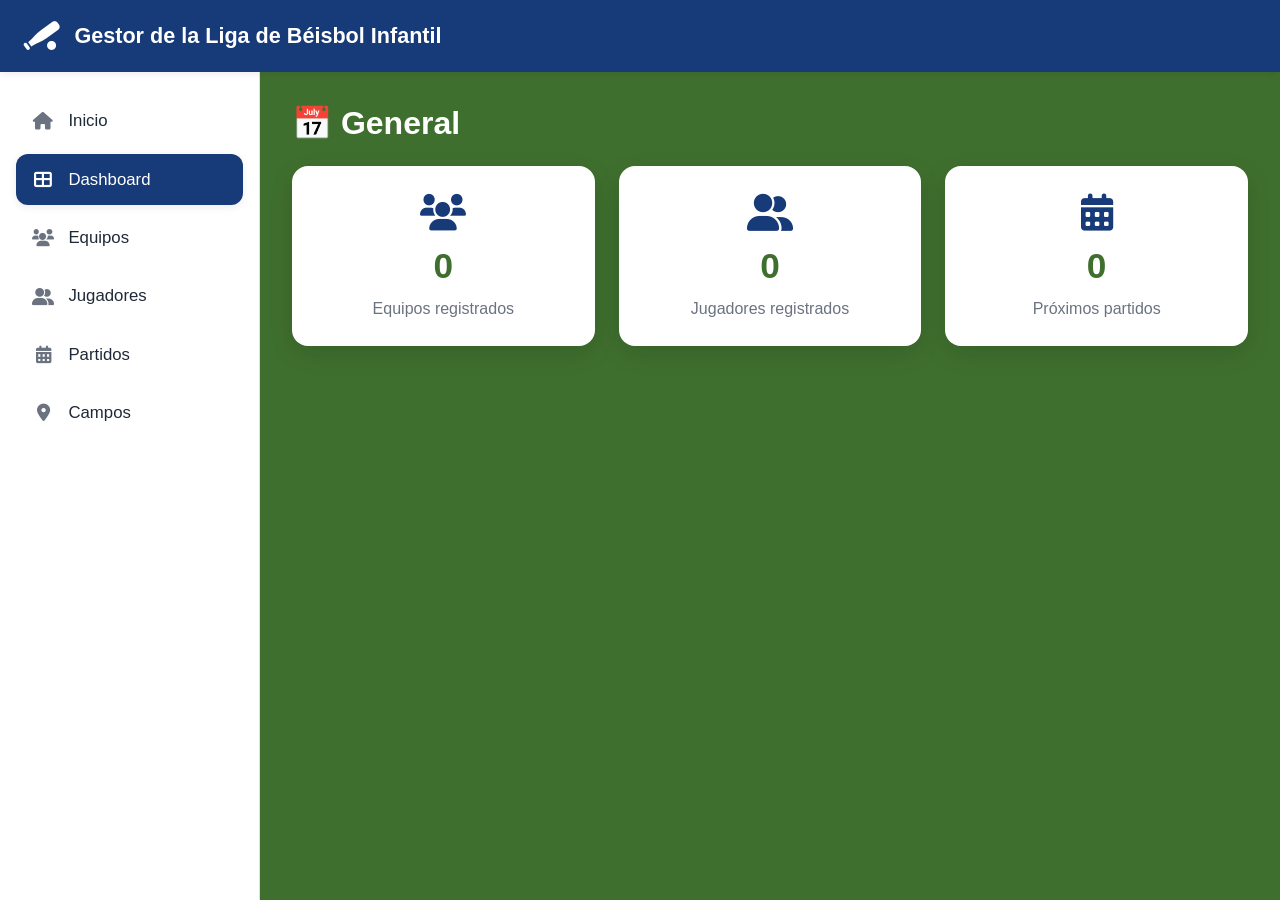
<file: dashboard.html>
<!DOCTYPE html>
<html lang="es">
<head>
    <meta charset="UTF-8">
    <meta name="viewport" content="width=device-width, initial-scale=1.0">
    <title>Liga de Béisbol Infantil - Dashboard</title>
    
    <link rel="stylesheet" href="public/css/base.css">
    <link rel="stylesheet" href="public/css/layout.css">
    <link rel="stylesheet" href="public/css/sidebar.css">
    <link rel="stylesheet" href="public/css/components.css">
    <link rel="stylesheet" href="public/css/dashboard.css">
    <link rel="stylesheet" href="public/css/equipos.css">
    <link rel="stylesheet" href="public/css/jugadores.css">
    <link rel="stylesheet" href="public/css/partidos.css">
    <link rel="stylesheet" href="public/css/campo.css">
    
    <link rel="stylesheet" href="https://cdnjs.cloudflare.com/ajax/libs/font-awesome/6.0.0/css/all.min.css">
</head>
<body>
    <header class="top-bar">
        <div class="logo">
            <i class="fas fa-baseball-bat-ball"></i>
            <span>Gestor de la Liga de Béisbol Infantil</span>
        </div>
    </header>
    
    <div class="main-container">
        <nav class="sidebar">
        <ul>
            <li><a href="index.html"><i class="fas fa-home"></i> Inicio</a></li>
            <li class="active">
                <a href="dashboard.html"><i class="fas fa-th-large"></i> Dashboard</a>
            </li>
            <li><a href="equipos.html"><i class="fas fa-users"></i> Equipos</a></li>
            <li><a href="jugadores.html"><i class="fas fa-user-friends"></i> Jugadores</a></li>
            <li><a href="partidos.html"><i class="fas fa-calendar-alt"></i> Partidos</a></li>
            <li><a href="campo.html"><i class="fas fa-map-marker-alt"></i> Campos</a></li>
        </ul>
    </nav>

    <main class="content">
        <h2>📅 General</h2>
        
        <div class="cards">
            <div class="card">
                <i class="fas fa-users"></i>
                <h2 id="equiposTotal">0</h2>
                <p>Equipos registrados</p>
            </div>
            
            <div class="card">
                <i class="fas fa-user-friends"></i>
                <h2 id="jugadoresTotal">0</h2>
                <p>Jugadores registrados</p>
            </div>
            
            <div class="card">
                <i class="fas fa-calendar-alt"></i>
                <h2 id="partidosTotal">0</h2>
                <p>Próximos partidos</p>
            </div>
        </div>
    </main>

</div> <script src="public/js/config.js"></script>
<script src="public/js/dashboard.js"></script>
</body>
</html>
</file>
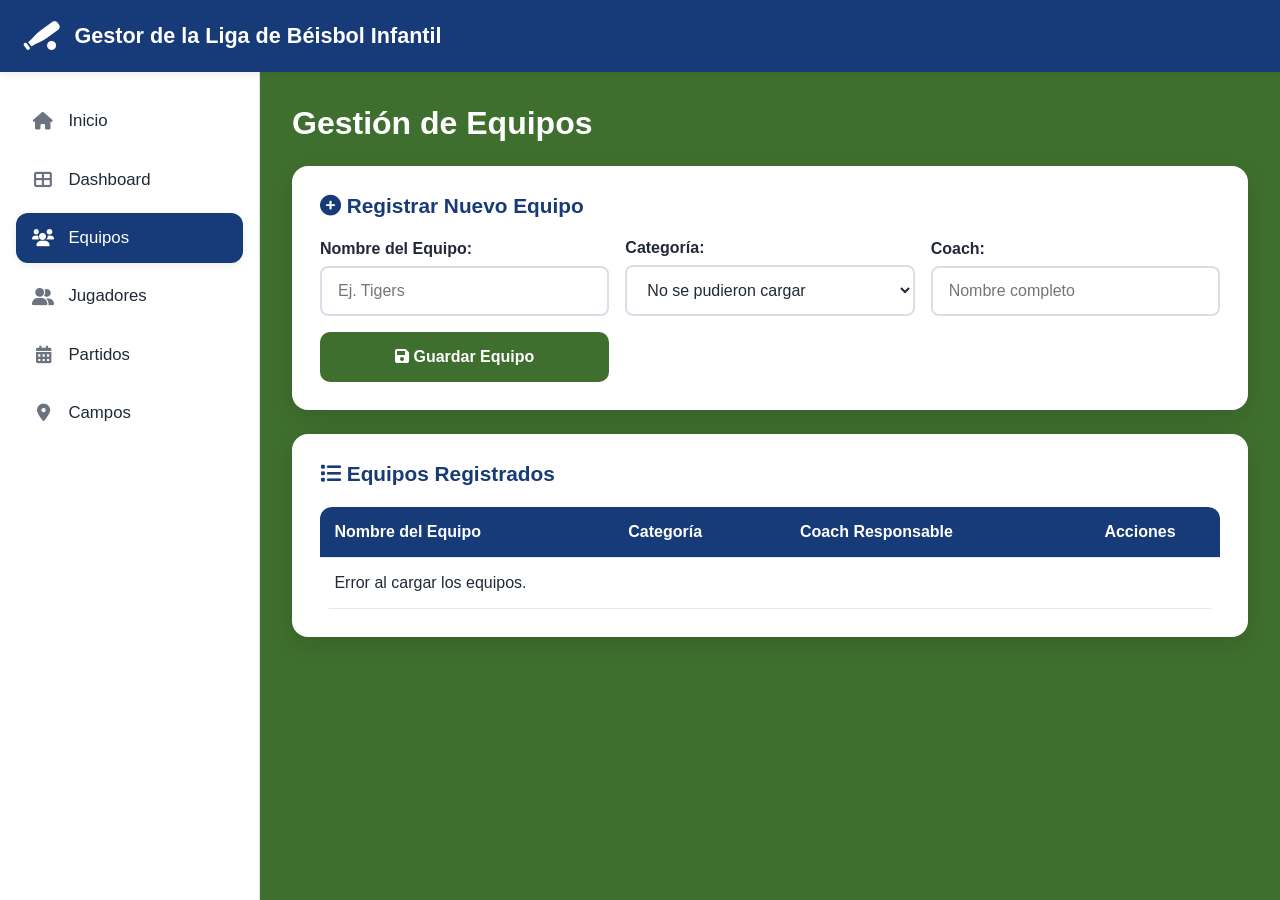
<file: equipos.html>
<!DOCTYPE html>
<html lang="es">
<head>
    <meta charset="UTF-8">
    <meta name="viewport" content="width=device-width, initial-scale=1.0">
    <title>Liga de Béisbol Infantil - Equipos</title>
    
    <link rel="stylesheet" href="public/css/base.css">
    <link rel="stylesheet" href="public/css/layout.css">
    <link rel="stylesheet" href="public/css/sidebar.css">
    <link rel="stylesheet" href="public/css/components.css">
    <link rel="stylesheet" href="public/css/dashboard.css">
    <link rel="stylesheet" href="public/css/equipos.css">
    <link rel="stylesheet" href="public/css/jugadores.css">
    <link rel="stylesheet" href="public/css/partidos.css">
    <link rel="stylesheet" href="public/css/campo.css">
    
    <link rel="stylesheet" href="https://cdnjs.cloudflare.com/ajax/libs/font-awesome/6.0.0/css/all.min.css">
</head>
<body>
    <header class="top-bar">
        <div class="logo">
            <i class="fas fa-baseball-bat-ball"></i>
            <span>Gestor de la Liga de Béisbol Infantil</span>
        </div>
    </header>
    
    <div class="main-container">
        <nav class="sidebar">
        <ul>
            <li><a href="index.html"><i class="fas fa-home"></i> Inicio</a></li>
            <li><a href="dashboard.html"><i class="fas fa-th-large"></i> Dashboard</a></li>
            <li class="active">
                <a href="equipos.html"><i class="fas fa-users"></i> Equipos</a>
            </li>
            <li><a href="jugadores.html"><i class="fas fa-user-friends"></i> Jugadores</a></li>
            <li><a href="partidos.html"><i class="fas fa-calendar-alt"></i> Partidos</a></li>
            <li><a href="campo.html"><i class="fas fa-map-marker-alt"></i> Campos</a></li>
        </ul>
    </nav>

    <main class="content">
        <h2>Gestión de Equipos</h2>

        <div class="container form-section">
            <header class="content-header">
                <h3 class="titulo-azul"><i class="fas fa-plus-circle"></i> Registrar Nuevo Equipo</h3>
            </header>
            
            <form id="teamForm" class="horizontal-form">
                <div class="form-group">
                    <label for="teamName">Nombre del Equipo:</label>
                    <input type="text" id="teamName" placeholder="Ej. Tigers" required> 
                </div>
                
                <div class="form-group">
                    <label for="teamCategory">Categoría:</label>
                    <select id="teamCategory" required> 
                        <option value="">Selecciona una categoría</option>
                    </select>
                </div>
                
                <div class="form-group">
                    <label for="coachName">Coach:</label>
                    <input type="text" id="coachName" placeholder="Nombre completo" required>
                </div>
                
                <button type="submit" class="btn-primary">
                    <i class="fas fa-save"></i> Guardar Equipo
                </button>
            </form>
        </div>

        <div class="container table-section">
            <header class="content-header">
                <h3 class="titulo-azul"><i class="fas fa-list"></i> Equipos Registrados</h3>
            </header>

            <div class="table-responsive">
                <table id="teamsTable">
                    <thead>
                        <tr>
                            <th>Nombre del Equipo</th>
                            <th>Categoría</th>
                            <th>Coach Responsable</th>
                            <th>Acciones</th> 
                        </tr>
                    </thead>
                    <tbody id="teamsBody">
                        </tbody>
                </table>
            </div>
        </div>

        <div id="modalEditar" class="modal">
            <div class="modal-content">
                <h3>Editar Equipo</h3>
                
                <input type="hidden" id="editTeamId">
                
                <div class="modal-grid">
                    <div class="form-group">
                        <label>Nombre del Equipo</label>
                        <input type="text" id="editNombre" placeholder="Nombre del equipo">
                    </div>
                    <div class="form-group">
                        <label>Categoría</label>
                        <select id="editCategoria"></select>
                    </div>
                    <div class="form-group">
                        <label>Coach Responsable</label>
                        <input type="text" id="editCoach" placeholder="Nombre del coach">
                    </div>
                </div>
                
                <div class="modal-buttons">
                    <button type="button" id="btnGuardarEdicion" class="btn-primary">Guardar cambios</button>
                    <button type="button" class="btn-cancel" onclick="cerrarModalEditar()">Cancelar</button>
                </div>
            </div>
        </div>

</div> 

<script src="public/js/config.js"></script>
<script src="public/js/equipos.js"></script>
</body>
</html>
</file>
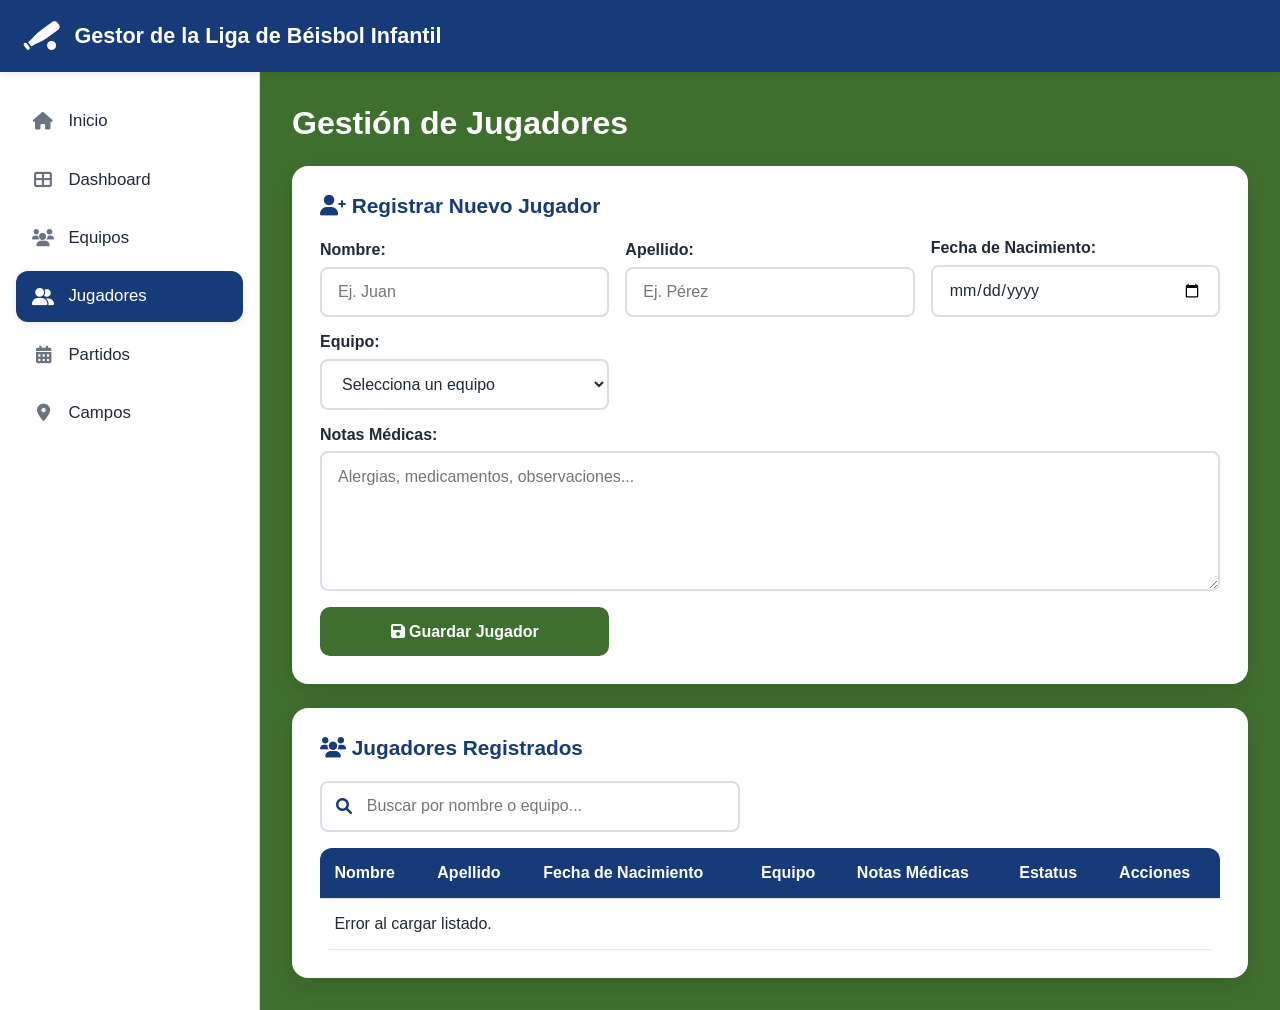
<file: jugadores.html>
<!DOCTYPE html>
<html lang="es">
<head>
    <meta charset="UTF-8">
    <meta name="viewport" content="width=device-width, initial-scale=1.0">
    <title>Liga de Béisbol Infantil - Jugadores</title>
    
    <link rel="stylesheet" href="public/css/base.css">
    <link rel="stylesheet" href="public/css/layout.css">
    <link rel="stylesheet" href="public/css/sidebar.css">
    <link rel="stylesheet" href="public/css/components.css">
    <link rel="stylesheet" href="public/css/dashboard.css">
    <link rel="stylesheet" href="public/css/equipos.css">
    <link rel="stylesheet" href="public/css/jugadores.css">
    <link rel="stylesheet" href="public/css/partidos.css">
    <link rel="stylesheet" href="public/css/campo.css">
    
    <link rel="stylesheet" href="https://cdnjs.cloudflare.com/ajax/libs/font-awesome/6.0.0/css/all.min.css">
</head>
<body>
    <header class="top-bar">
        <div class="logo">
            <i class="fas fa-baseball-bat-ball"></i>
            <span>Gestor de la Liga de Béisbol Infantil</span>
        </div>
    </header>
    
    <div class="main-container">
        <nav class="sidebar">
        <ul>
            <li><a href="index.html"><i class="fas fa-home"></i> Inicio</a></li>
            <li><a href="dashboard.html"><i class="fas fa-th-large"></i> Dashboard</a></li>
            <li><a href="equipos.html"><i class="fas fa-users"></i> Equipos</a></li>
            <li class="active">
                <a href="jugadores.html"><i class="fas fa-user-friends"></i> Jugadores</a>
            </li>
            <li><a href="partidos.html"><i class="fas fa-calendar-alt"></i> Partidos</a></li>
            <li><a href="campo.html"><i class="fas fa-map-marker-alt"></i> Campos</a></li>
        </ul>
    </nav>

    <main class="content">
        <h2>Gestión de Jugadores</h2>

        <div class="container form-section">
            <header class="content-header">
                <h3 class="titulo-azul"><i class="fas fa-user-plus"></i> Registrar Nuevo Jugador</h3>
            </header>
            
            <form id="playerForm" class="horizontal-form">
                <div class="form-group">
                    <label for="firstName">Nombre:</label>
                    <input type="text" id="firstName" placeholder="Ej. Juan" required>
                </div>
                
                <div class="form-group">
                    <label for="lastName">Apellido:</label>
                    <input type="text" id="lastName" placeholder="Ej. Pérez" required>
                </div>
                
                <div class="form-group">
                    <label for="dob">Fecha de Nacimiento:</label>
                    <input type="date" id="dob" required>
                </div>
                
                <div class="form-group">
                    <label for="teamSelect">Equipo:</label>
                    <select id="teamSelect" required>
                        <option value="">Selecciona un equipo</option>
                    </select>
                </div>
                
                <div class="form-group" style="grid-column: 1 / -1;">
                    <label for="medicalNotes">Notas Médicas:</label>
                    <textarea id="medicalNotes" placeholder="Alergias, medicamentos, observaciones..."></textarea>
                </div>
                
                <button type="submit" class="btn-primary">
                    <i class="fas fa-save"></i> Guardar Jugador
                </button>
            </form>
        </div>

        <div class="container table-section">
            <header class="content-header">
                <h3 class="titulo-azul"><i class="fas fa-users"></i> Jugadores Registrados</h3>
            </header>

            <div class="table-controls">
                <div class="search-box">
                    <i class="fas fa-search lupa-azul"></i>
                    <input type="text" id="playerSearch" placeholder="Buscar por nombre o equipo...">
                </div>
            </div>

            <div class="table-responsive">
                <table id="playersTable">
                    <thead>
                        <tr>
                            <th>Nombre</th>
                            <th>Apellido</th>
                            <th>Fecha de Nacimiento</th>
                            <th>Equipo</th>
                            <th>Notas Médicas</th> <th>Estatus</th>
                            <th>Acciones</th>
                        </tr>
                    </thead>
                    <tbody id="playerTableBody">
                    </tbody>
                </table>
            </div>
        </div>

        <div id="modalEditarJugador" class="modal">
            <div class="modal-content">
                <h3>Editar Jugador</h3>
                
                <input type="hidden" id="editJugadorId">
                
                <div class="modal-grid">
                    <div class="form-group">
                        <label>Nombre</label>
                        <input type="text" id="editNombre" placeholder="Nombre">
                    </div>
                    
                    <div class="form-group">
                        <label>Apellido</label>
                        <input type="text" id="editApellido" placeholder="Apellido">
                    </div>
                    
                    <div class="form-group">
                        <label>Fecha de Nacimiento</label>
                        <input type="date" id="editDOB">
                    </div>
                    
                    <div class="form-group">
                        <label>Equipo</label>
                        <select id="editEquipoSelect"></select>
                    </div>
                    
                    <div class="form-group" style="grid-column: 1 / -1;">
                        <label>Notas Médicas</label>
                        <textarea id="editNotas" placeholder="Notas Médicas"></textarea>
                    </div>
                </div>
                
                <div class="modal-buttons">
                    <button type="button" id="btnGuardarEdicion" class="btn-primary">Guardar cambios</button>
                    <button type="button" class="btn-cancel" onclick="cerrarModalEditar()">Cancelar</button>
                </div>
            </div>
        </div>
        
        <div id="modalNotas" class="modal">
            <div class="modal-content">
                <h3>Notas Médicas del Jugador</h3>
                <div style="margin: 20px 0; padding: 15px; background: #f9f9f9; border-radius: 5px; min-height: 80px;">
                    <p id="infoNotas"></p>
                </div>
                <button class="btn-cancel" onclick="cerrarModalNotas()">Cerrar</button>
            </div>
        </div>

        
    </main>

</div> <script src="public/js/config.js"></script>
<script src="public/js/jugadores.js"></script>
</body>
</html>
</file>
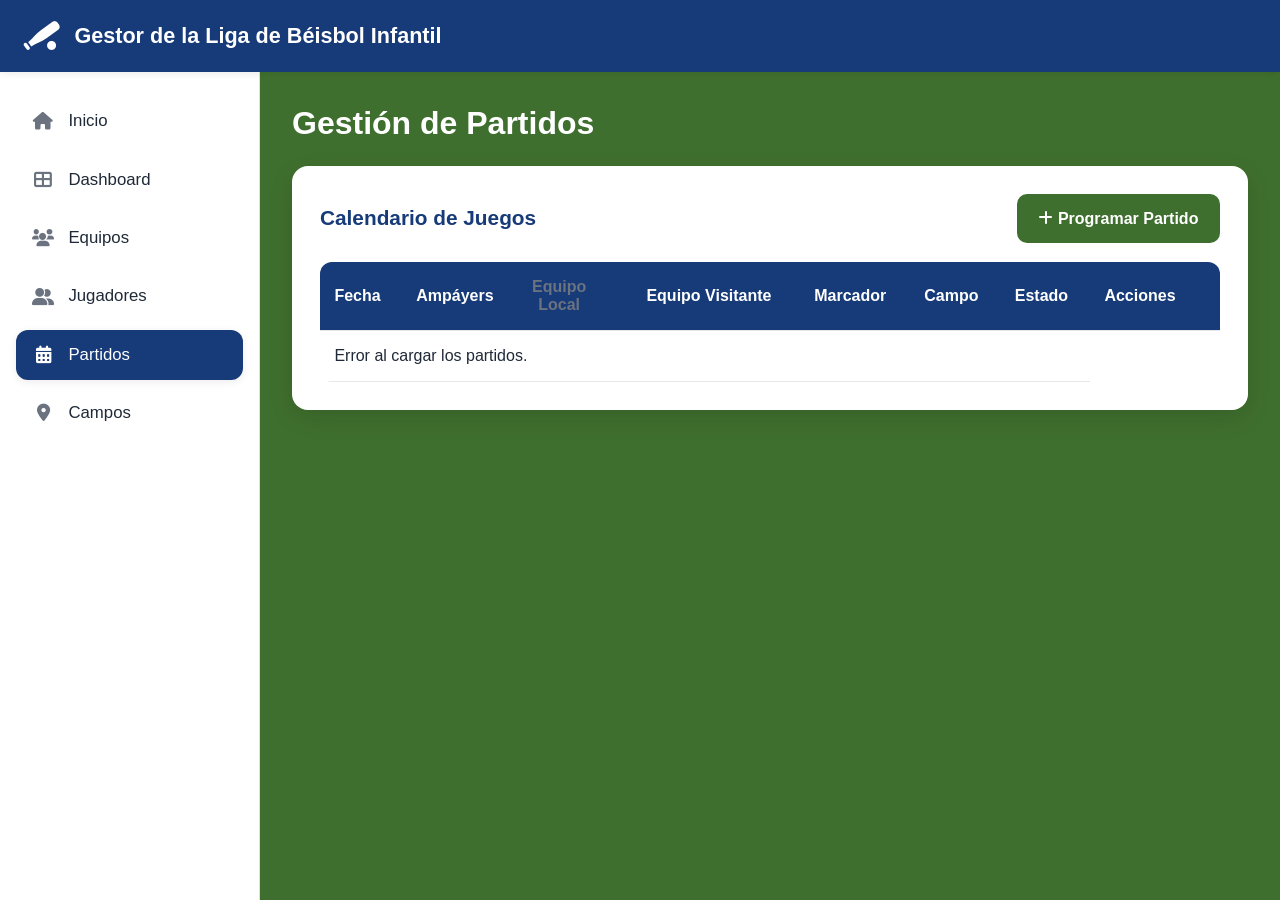
<file: partidos.html>
<!DOCTYPE html>
<html lang="es">
<head>
    <meta charset="UTF-8">
    <meta name="viewport" content="width=device-width, initial-scale=1.0">
    <title>Liga de Béisbol Infantil - Partidos</title>
    
    <link rel="stylesheet" href="public/css/base.css">
    <link rel="stylesheet" href="public/css/layout.css">
    <link rel="stylesheet" href="public/css/sidebar.css">
    <link rel="stylesheet" href="public/css/components.css">
    <link rel="stylesheet" href="public/css/dashboard.css">
    <link rel="stylesheet" href="public/css/equipos.css">
    <link rel="stylesheet" href="public/css/jugadores.css">
    <link rel="stylesheet" href="public/css/partidos.css">
    <link rel="stylesheet" href="public/css/campo.css">
    
    <link rel="stylesheet" href="https://cdnjs.cloudflare.com/ajax/libs/font-awesome/6.0.0/css/all.min.css">
</head>
<body>
    <header class="top-bar">
        <div class="logo">
            <i class="fas fa-baseball-bat-ball"></i>
            <span>Gestor de la Liga de Béisbol Infantil</span>
        </div>
    </header>
    
    <div class="main-container">
        <nav class="sidebar">
        <ul>
            <li><a href="index.html"><i class="fas fa-home"></i> Inicio</a></li>
            <li><a href="dashboard.html"><i class="fas fa-th-large"></i> Dashboard</a></li>
            <li><a href="equipos.html"><i class="fas fa-users"></i> Equipos</a></li>
            <li><a href="jugadores.html"><i class="fas fa-user-friends"></i> Jugadores</a></li>
            <li class="active">
                <a href="partidos.html"><i class="fas fa-calendar-alt"></i> Partidos</a>
            </li>
            <li><a href="campo.html"><i class="fas fa-map-marker-alt"></i> Campos</a></li>
        </ul>
    </nav>

    <main class="content">
        <h2>Gestión de Partidos</h2>

<div class="form-card">
    <div class="card-header">
        <h3>Calendario de Juegos</h3>
        <button class="btn-primary" onclick="abrirModalCrear()">
            <i class="fas fa-plus"></i> Programar Partido
        </button>
    </div>

    <table id="teamsTable">
        <thead>
            <tr>
                <th>Fecha</th>
                <th>Ampáyers</th> <th>Equipo Local</th>
                <th></th>
                <th>Equipo Visitante</th>
                <th>Marcador</th>
                <th>Campo</th>
                <th>Estado</th>
                <th>Acciones</th>
            </tr>
        </thead>
        <tbody id="playerTableBody"></tbody>
    </table>
</div>

<div id="modalCrear" class="modal">
    <div class="modal-content">
        <h3>Programar Partido</h3>
        <div class="modal-grid">
            <div class="form-group">
                <label>Fecha</label>
                <input type="datetime-local" id="crearFecha">
            </div>
            <div class="form-group"><label>Equipo Local</label><select id="crearLocal"><option value="">Seleccione...</option></select></div>
            <div class="form-group"><label>Equipo Visitante</label><select id="crearVisitante"><option value="">Seleccione...</option></select></div>
            <div class="form-group"><label>Campo</label><select id="crearCampo"><option value="">Seleccione...</option></select></div>
            
            <div class="form-group"><label>Ampáyer Home</label><select id="crearPrincipal"><option value="">Seleccione...</option></select></div>
            <div class="form-group"><label>Ampáyer 1B</label><select id="crearCentral"><option value="">Seleccione...</option></select></div>
            <div class="form-group"><label>Ampáyer 2B</label><select id="crearLineal1"><option value="">Seleccione...</option></select></div>
            <div class="form-group"><label>Ampáyer 3B</label><select id="crearLineal2"><option value="">Seleccione...</option></select></div>
        </div>
        <div class="modal-buttons">
            <button class="btn-primary" onclick="crearPartido()">Programar</button>
            <button class="btn-cancel" onclick="cerrarModalCrear()">Cancelar</button>
        </div>
    </div>
</div>

<div id="modalEditar" class="modal">
    <div class="modal-content">
        <h3>Editar Partido</h3>
        <input type="hidden" id="editPartidoId">
        <div class="modal-grid">
            <div class="form-group"><label>Fecha</label><input type="datetime-local" id="editFecha"></div>
            <div class="form-group">
                <label>Estado</label>
                <select id="editEstado">
                    <option>Programado</option><option>En juego</option><option>Finalizado</option>
                </select>
            </div>
            <div class="form-group"><label>Equipo Local</label><select id="editLocal"></select></div>
            <div class="form-group"><label>Equipo Visitante</label><select id="editVisitante"></select></div>
            <div class="form-group"><label>Marcador Local</label><input type="number" id="editMarcadorLocal"></div>
            <div class="form-group"><label>Marcador Visitante</label><input type="number" id="editMarcadorVisitante"></div>
            <div class="form-group"><label>Campo</label><select id="editCampo"></select></div>
            
            <div class="form-group"><label>Ampáyer Home</label><select id="editPrincipal"></select></div>
            <div class="form-group"><label>Ampáyer 1B</label><select id="editCentral"></select></div>
            <div class="form-group"><label>Ampáyer 2B</label><select id="editLineal1"></select></div>
            <div class="form-group"><label>Ampáyer 3B</label><select id="editLineal2"></select></div>
        </div>
        <div class="modal-buttons">
            <button class="btn-primary" id="btnGuardarEdicion">Guardar</button>
            <button class="btn-cancel" onclick="cerrarModal()">Cancelar</button>
        </div>
    </div>
</div>

<div id="modalAmpayers" class="modal">
    <div class="modal-content">
        <h3>Ampáyers del Encuentro</h3>
        <p id="infoAmpayers"></p>
        <button class="btn-cancel" onclick="cerrarModalAmpayers()">Cerrar</button>
    </div>
</div>
</main>

</div> <script src="public/js/config.js"></script>
<script src="public/js/partidos.js"></script>
</body>
</html>
</file>
<file: public/css/base.css>
:root {
    --color-primary: #173a78;
    --color-primary-dark: #122f61;
    --color-accent: #3f6f2e;
    --color-accent-dark: #345d27;
    --color-bg: #f3f4f6;
    --color-surface: #ffffff;
    --color-surface-alt: #f8fafc;
    --color-border: #d9dee7;
    --color-text: #1f2937;
    --color-text-soft: #6b7280;
    --color-danger: #d64545;
    --color-danger-dark: #b93535;
    --color-success: #3f6f2e;
    --shadow-sm: 0 2px 8px rgba(0, 0, 0, 0.08);
    --shadow-md: 0 8px 24px rgba(0, 0, 0, 0.12);
    --radius-sm: 8px;
    --radius-md: 12px;
    --radius-lg: 16px;
    --sidebar-width: 260px;
    --topbar-height: 72px;
    --font-main: "Segoe UI", Tahoma, Geneva, Verdana, sans-serif;
}

* {
    margin: 0;
    padding: 0;
    box-sizing: border-box;
}

html {
    font-size: 16px;
}

body {
    font-family: var(--font-main);
    background: var(--color-bg);
    color: var(--color-text);
    min-height: 100vh;
}

img,
svg {
    display: block;
    max-width: 100%;
}

button,
input,
select,
textarea {
    font: inherit;
}

button {
    cursor: pointer;
    border: none;
    background: none;
}

a {
    color: inherit;
    text-decoration: none;
}

ul {
    list-style: none;
}

h1, h2, h3 {
    line-height: 1.2;
}

h2 {
    font-size: 2rem;
    font-weight: 700;
    margin-bottom: 1.5rem;
    color: #ffffff;
}

h3 {
    font-size: 1.3rem;
    font-weight: 700;
}

.titulo-blanco {
    color: #ffffff;
}

.titulo-azul {
    color: var(--color-primary);
}
</file>
<file: public/css/layout.css>
.top-bar {
    height: var(--topbar-height);
    background: var(--color-primary);
    color: #ffffff;
    display: flex;
    align-items: center;
    padding: 0 1.5rem;
    box-shadow: var(--shadow-sm);
    position: sticky;
    top: 0;
    z-index: 1000;
}

.logo {
    display: flex;
    align-items: center;
    gap: 0.9rem;
    font-size: 1.35rem;
    font-weight: 700;
}

.logo i {
    font-size: 1.8rem;
}

.main-container {
    display: flex;
    min-height: calc(100vh - var(--topbar-height));
}

.content {
    flex: 1;
    background: var(--color-accent);
    padding: 2rem;
    overflow-x: auto;
}

.content > * + * {
    margin-top: 1.5rem;
}

.container,
.form-card,
.card,
.table-section,
.form-section {
    background: var(--color-surface);
    border-radius: var(--radius-lg);
    box-shadow: var(--shadow-md);
}

.container,
.form-section,
.table-section,
.form-card {
    padding: 1.75rem;
}

.card {
    padding: 1.5rem;
}

.card-header {
    margin-bottom: 1.25rem;
}

.content-header {
    margin-bottom: 1.25rem;
}

.content-header h1 {
    font-size: 1.55rem;
    color: var(--color-primary);
    display: flex;
    align-items: center;
    gap: 0.75rem;
}

.table-responsive {
    overflow-x: auto;
}

@media (max-width: 900px) {
    .main-container {
        flex-direction: column;
    }

    .content {
        padding: 1.2rem;
    }

    h2 {
        font-size: 1.6rem;
    }
}
</file>
<file: public/css/sidebar.css>
.sidebar {
    width: var(--sidebar-width);
    background: #ffffff;
    border-right: 1px solid var(--color-border);
    padding: 1.5rem 1rem;
    flex-shrink: 0;
}

.sidebar ul {
    display: flex;
    flex-direction: column;
    gap: 0.5rem;
}

.sidebar li a {
    display: flex;
    align-items: center;
    gap: 0.9rem;
    padding: 0.95rem 1rem;
    border-radius: 12px;
    color: var(--color-text);
    font-size: 1.05rem;
    font-weight: 500;
    transition: background 0.2s ease, color 0.2s ease, transform 0.2s ease;
}

.sidebar li a i {
    width: 22px;
    text-align: center;
    font-size: 1.1rem;
    color: var(--color-text-soft);
    transition: color 0.2s ease;
}

.sidebar li a:hover {
    background: #eef3fb;
    color: var(--color-primary);
    transform: translateX(2px);
}

.sidebar li a:hover i {
    color: var(--color-primary);
}

.sidebar li.active a {
    background: var(--color-primary);
    color: #ffffff;
    box-shadow: var(--shadow-sm);
}

.sidebar li.active a i {
    color: #ffffff;
}

@media (max-width: 900px) {
    .sidebar {
        width: 100%;
        border-right: none;
        border-bottom: 1px solid var(--color-border);
        padding: 1rem;
    }

    .sidebar ul {
        flex-direction: row;
        flex-wrap: wrap;
    }

    .sidebar li {
        flex: 1 1 180px;
    }
}
</file>
<file: public/css/components.css>
.form-group {
    display: flex;
    flex-direction: column;
    gap: 0.45rem;
}

.form-group label {
    font-weight: 600;
    color: var(--color-text);
}

input,
select,
textarea {
    width: 100%;
    border: 2px solid var(--color-border);
    border-radius: var(--radius-sm);
    padding: 0.9rem 1rem;
    background: #ffffff;
    color: var(--color-text);
    outline: none;
    transition: border-color 0.2s ease, box-shadow 0.2s ease;
}

textarea {
    resize: vertical;
    min-height: 120px;
}

input:focus,
select:focus,
textarea:focus {
    border-color: var(--color-primary);
    box-shadow: 0 0 0 4px rgba(23, 58, 120, 0.12);
}

.horizontal-form,
.grid-form,
.modal-grid {
    display: grid;
    gap: 1rem;
}

.horizontal-form {
    grid-template-columns: repeat(auto-fit, minmax(220px, 1fr));
    align-items: end;
}

.grid-form {
    grid-template-columns: repeat(2, minmax(0, 1fr));
}

.form-actions {
    grid-column: 1 / -1;
    display: flex;
    justify-content: center;
    margin-top: 0.5rem;
}

.btn-primary,
.btn-register,
.btn-cancel,
.btn-edit,
.btn-delete {
    border: none;
    border-radius: 10px;
    font-weight: 700;
    transition: transform 0.15s ease, opacity 0.2s ease, background 0.2s ease;
}

.btn-primary,
.btn-register {
    background: var(--color-accent);
    color: #ffffff;
    padding: 0.95rem 1.35rem;
}

.btn-primary:hover,
.btn-register:hover {
    background: var(--color-accent-dark);
    transform: translateY(-1px);
}

.btn-cancel {
    background: #e5e7eb;
    color: var(--color-text);
    padding: 0.95rem 1.35rem;
}

.btn-cancel:hover {
    background: #d6d9df;
}

.btn-edit,
.btn-delete {
    width: 40px;
    height: 40px;
    display: inline-flex;
    align-items: center;
    justify-content: center;
    margin-right: 0.35rem;
    color: #ffffff;
}

.btn-edit {
    background: var(--color-primary);
}

.btn-edit:hover {
    background: var(--color-primary-dark);
}

.btn-delete {
    background: var(--color-danger);
}

.btn-delete:hover {
    background: var(--color-danger-dark);
}

table {
    width: 100%;
    border-collapse: collapse;
    overflow: hidden;
    border-radius: 12px;
}

thead {
    background: var(--color-primary);
    color: #ffffff;
}

th,
td {
    padding: 1rem 0.9rem;
    text-align: left;
    border-bottom: 1px solid #e5e7eb;
    vertical-align: middle;
}

tbody tr {
    background: #ffffff;
    transition: background 0.2s ease;
}

tbody tr:hover {
    background: #f8fafc;
}

.status-badge,
.estado {
    display: inline-flex;
    align-items: center;
    justify-content: center;
    border-radius: 999px;
    padding: 0.35rem 0.8rem;
    font-size: 0.9rem;
    font-weight: 700;
    white-space: nowrap;
}

.status-badge,
.estado.programado {
    background: rgba(63, 111, 46, 0.12);
    color: var(--color-success);
}

.estado.finalizado {
    background: rgba(23, 58, 120, 0.12);
    color: var(--color-primary);
}

.table-controls {
    margin-bottom: 1rem;
}

.search-box {
    position: relative;
    max-width: 420px;
}

.search-box input {
    padding-left: 2.8rem;
}

.search-box i,
.lupa-azul {
    position: absolute;
    top: 50%;
    left: 1rem;
    transform: translateY(-50%);
    color: var(--color-primary);
    pointer-events: none;
}

.modal {
    position: fixed;
    inset: 0;
    background: rgba(15, 23, 42, 0.45);
    display: none;
    align-items: center;
    justify-content: center;
    padding: 1rem;
    z-index: 2000;
}

.modal.show {
    display: flex;
}

.modal-content {
    width: min(720px, 100%);
    background: #ffffff;
    border-radius: 16px;
    padding: 1.5rem;
    box-shadow: var(--shadow-md);
}

.modal-content h3 {
    color: var(--color-primary);
    margin-bottom: 1.2rem;
}

.modal-grid {
    grid-template-columns: repeat(2, minmax(0, 1fr));
}

.modal-buttons {
    display: flex;
    justify-content: flex-end;
    gap: 0.8rem;
    margin-top: 1.25rem;
}

@media (max-width: 768px) {
    .grid-form,
    .modal-grid {
        grid-template-columns: 1fr;
    }

    .horizontal-form {
        grid-template-columns: 1fr;
    }

    th,
    td {
        padding: 0.85rem 0.7rem;
    }
}
</file>
<file: public/css/dashboard.css>
.cards {
    display: grid;
    grid-template-columns: repeat(3, minmax(220px, 1fr));
    gap: 1.5rem;
}

.cards .card {
    text-align: center;
    min-height: 180px;
    display: flex;
    flex-direction: column;
    align-items: center;
    justify-content: center;
    gap: 0.8rem;
}

.cards .card i {
    font-size: 2.3rem;
    color: var(--color-primary);
}

.cards .card h2 {
    margin: 0;
    font-size: 2.2rem;
    color: var(--color-accent);
}

.cards .card p {
    color: var(--color-text-soft);
    font-size: 1rem;
}

@media (max-width: 900px) {
    .cards {
        grid-template-columns: 1fr;
    }
}
</file>
<file: public/css/equipos.css>
.form-section {
    margin-bottom: 1.5rem;
}

.table-section .content-header h1 {
    margin-bottom: 0.25rem;
}

#teamForm button {
    min-height: 50px;
    align-self: stretch;
}

#teamsTable td:last-child,
#teamsTable th:last-child {
    width: 130px;
}
</file>
<file: public/css/jugadores.css>
#modulo-jugadores {
    display: flex;
    flex-direction: column;
    gap: 1.5rem;
}

#modulo-jugadores .card:first-child {
    padding: 1.75rem;
}

#modulo-jugadores .card-header h3 {
    font-size: 1.45rem;
}

#playerForm.grid-form {
    grid-template-columns: repeat(2, minmax(0, 1fr));
    gap: 1.2rem 1.5rem;
}

#playerForm .form-group:nth-child(5) {
    grid-column: 1 / -1;
}

#playerForm .form-actions {
    margin-top: 0.5rem;
}

#playerForm .btn-register {
    width: 100%;
    max-width: none;
    min-height: 56px;
    font-size: 1.15rem;
    border-radius: 12px;
}

#playerForm textarea,
#playerForm .medical-notes {
    min-height: 140px;
}

#playerTableBody td {
    vertical-align: middle;
}

@media (max-width: 768px) {
    #playerForm.grid-form {
        grid-template-columns: 1fr;
    }
}
</file>
<file: public/css/partidos.css>
.form-card .card-header {
    display: flex;
    justify-content: space-between;
    align-items: center;
    gap: 1rem;
    margin-bottom: 1.2rem;
}

.form-card .card-header h3 {
    margin: 0;
    color: var(--color-primary);
}

.form-card table td:nth-child(3),
.form-card table th:nth-child(3) {
    text-align: center;
    width: 70px;
    font-weight: 700;
    color: var(--color-text-soft);
}

@media (max-width: 768px) {
    .form-card .card-header {
        flex-direction: column;
        align-items: stretch;
    }

    .form-card .card-header .btn-primary {
        width: 100%;
    }
}
</file>
<file: public/css/campo.css>
:root {
  --color-primary: #173a78;
  --color-accent: #3f6f2e;
  --color-bg: #f3f4f6;
  --color-surface: #ffffff;
  --color-surface-alt: #f8fafc;
  --color-border: #d9dee7;
  --color-text: #1f2937;
  --color-text-soft: #6b7280;
  --shadow-sm: 0 2px 8px rgba(0,0,0,0.08);
  --shadow-md: 0 8px 24px rgba(0,0,0,0.12);
  --radius-md: 12px;
  --radius-lg: 16px;
}

.map-grid {
  display: grid;
  grid-template-columns: 1fr 280px;
  gap: 1.5rem;
  align-items: start;
}

@media (max-width: 900px) {
  .map-grid {
    grid-template-columns: 1fr;
  }
  .fields-list {
    display: grid;
    grid-template-columns: 1fr 1fr;
    gap: 0.75rem;
  }
}

@media (max-width: 520px) {
  .fields-list {
    grid-template-columns: 1fr;
  }
}

.map-card {
  padding: 0;
  overflow: hidden;
}

#map {
  height: 500px;
  width: 100%;
  border-radius: var(--radius-lg);
}

.map-legend {
  display: flex;
  flex-wrap: wrap;
  gap: 0.4rem 1rem;
  padding: 0.85rem 1.2rem;
  border-top: 1px solid var(--color-border);
  background: var(--color-surface-alt);
  border-radius: 0 0 var(--radius-lg) var(--radius-lg);
}

.legend-item {
  display: flex;
  align-items: center;
  gap: 0.4rem;
  font-size: 0.75rem;
  color: var(--color-text-soft);
  font-weight: 600;
}

.legend-dot {
  width: 10px;
  height: 10px;
  border-radius: 50%;
  flex-shrink: 0;
}

.fields-list {
  display: flex;
  flex-direction: column;
  gap: 0.75rem;
}

.field-card {
  background: var(--color-surface);
  border: 1px solid var(--color-border);
  border-left: 4px solid var(--c);
  border-radius: var(--radius-md);
  padding: 0.9rem 1rem;
  cursor: pointer;
  transition: transform 0.18s, box-shadow 0.18s, border-color 0.18s;
}

.field-card:hover,
.field-card.active {
  transform: translateX(4px);
  box-shadow: var(--shadow-md);
  border-color: var(--c);
}

.fc-top {
  display: flex;
  align-items: center;
  gap: 0.6rem;
  margin-bottom: 0.45rem;
}

.fc-num {
  width: 28px;
  height: 28px;
  border-radius: 50%;
  background: var(--c);
  display: flex;
  align-items: center;
  justify-content: center;
  font-size: 0.85rem;
  font-weight: 700;
  color: #fff;
  flex-shrink: 0;
}

.fc-name {
  font-size: 0.93rem;
  font-weight: 700;
  color: var(--color-text);
  line-height: 1.2;
}

.fc-cat {
  font-size: 0.68rem;
  font-weight: 700;
  text-transform: uppercase;
  letter-spacing: 0.06em;
  color: var(--c);
}

.fc-meta {
  font-size: 0.75rem;
  color: var(--color-text-soft);
  line-height: 1.65;
}

.fc-meta span {
  color: var(--color-text);
  font-weight: 600;
}

.leaflet-popup-content-wrapper {
  background: #fff !important;
  border: 1px solid var(--color-border) !important;
  border-radius: var(--radius-md) !important;
  box-shadow: var(--shadow-md) !important;
  padding: 0 !important;
  font-family: "Segoe UI", Tahoma, Geneva, Verdana, sans-serif !important;
  color: var(--color-text) !important;
}

.leaflet-popup-tip {
  background: #fff !important;
}

.leaflet-popup-content {
  margin: 0 !important;
  padding: 0 !important;
  min-width: 220px;
}

.leaflet-popup-close-button {
  color: var(--color-text-soft) !important;
  top: 8px !important;
  right: 10px !important;
  font-size: 1rem !important;
}

.popup-inner {
  padding: 1rem 1.1rem;
}

.popup-head {
  display: flex;
  align-items: center;
  gap: 0.6rem;
  padding-bottom: 0.65rem;
  border-bottom: 1px solid var(--color-border);
  margin-bottom: 0.65rem;
}

.popup-num {
  width: 36px;
  height: 36px;
  border-radius: 50%;
  display: flex;
  align-items: center;
  justify-content: center;
  font-size: 1.1rem;
  font-weight: 700;
  color: #fff;
  flex-shrink: 0;
}

.popup-title {
  font-size: 0.97rem;
  font-weight: 700;
  color: var(--color-text);
}

.popup-cat {
  font-size: 0.69rem;
  font-weight: 700;
  text-transform: uppercase;
  letter-spacing: 0.06em;
}

.popup-rows {
  list-style: none;
  margin: 0;
  padding: 0;
}

.popup-rows li {
  display: flex;
  gap: 0.5rem;
  align-items: flex-start;
  font-size: 0.8rem;
  color: var(--color-text-soft);
  padding: 0.28rem 0;
  border-bottom: 1px solid #f1f3f5;
  line-height: 1.45;
}

.popup-rows li:last-child {
  border-bottom: none;
}

.popup-rows .ic {
  flex-shrink: 0;
  color: var(--color-primary);
  margin-top: 1px;
  font-size: 0.8rem;
  width: 14px;
  text-align: center;
}

.popup-rows strong {
  color: var(--color-text);
  font-weight: 600;
}

.pin-wrap {
  display: flex;
  flex-direction: column;
  align-items: center;
  font-size: 0;
}

.pin-body {
  width: 40px;
  height: 40px;
  border-radius: 50%;
  border: 4px solid #fff;
  display: flex;
  align-items: center;
  justify-content: center;
  color: #fff;
  font-size: 1rem;
  font-weight: 700;
  box-shadow: 0 3px 8px rgba(0,0,0,0.4);
  z-index: 1000;
}

.pin-body span {
  display: block;
  line-height: 1;
  font-size: 1rem;
}

.pin-shadow {
  width: 12px;
  height: 5px;
  background: rgba(0,0,0,0.25);
  border-radius: 50%;
  margin-top: -2px;
}
.content-header h1 {
  font-size: 1.55rem;
  color: #ffffff;
  display: flex;
  align-items: center;
  gap: 0.75rem;
}

.content-header p {
  color: rgba(255,255,255,0.75);
  margin-top: 0.3rem;
  font-size: 0.92rem;
}

/* CONTENEDOR DE LAS CARDS */
.fields-list {
  display: flex;
  flex-direction: column;
  gap: 0.8rem;
}

/* CARD BONITA */
.field-card {
  background: var(--color-surface);
  border: 1px solid var(--color-border);
  border-left: 5px solid var(--c); /* 🔥 color dinámico */
  border-radius: 12px;
  padding: 0.9rem 1rem;
  cursor: pointer;
  transition: all 0.2s ease;
}

/* HOVER */
.field-card:hover {
  transform: translateX(5px);
  box-shadow: 0 8px 20px rgba(0,0,0,0.12);
}

/* ACTIVA (cuando das click) */
.field-card.active {
  border-color: var(--c);
  box-shadow: 0 10px 25px rgba(0,0,0,0.15);
}

/* NOMBRE */
.field-card strong {
  display: block;
  font-size: 0.95rem;
  font-weight: 700;
  color: var(--color-text);
}

/* CATEGORIA */
.field-cat {
  font-size: 0.7rem;
  text-transform: uppercase;
  font-weight: 700;
  letter-spacing: 0.05em;
  color: var(--c);
  margin-top: 2px;
}

/* INFO */
.field-info {
  font-size: 0.75rem;
  color: var(--color-text-soft);
  margin-top: 6px;
  line-height: 1.4;
}

.field-info span {
  font-weight: 600;
  color: var(--color-text);
}
</file>
